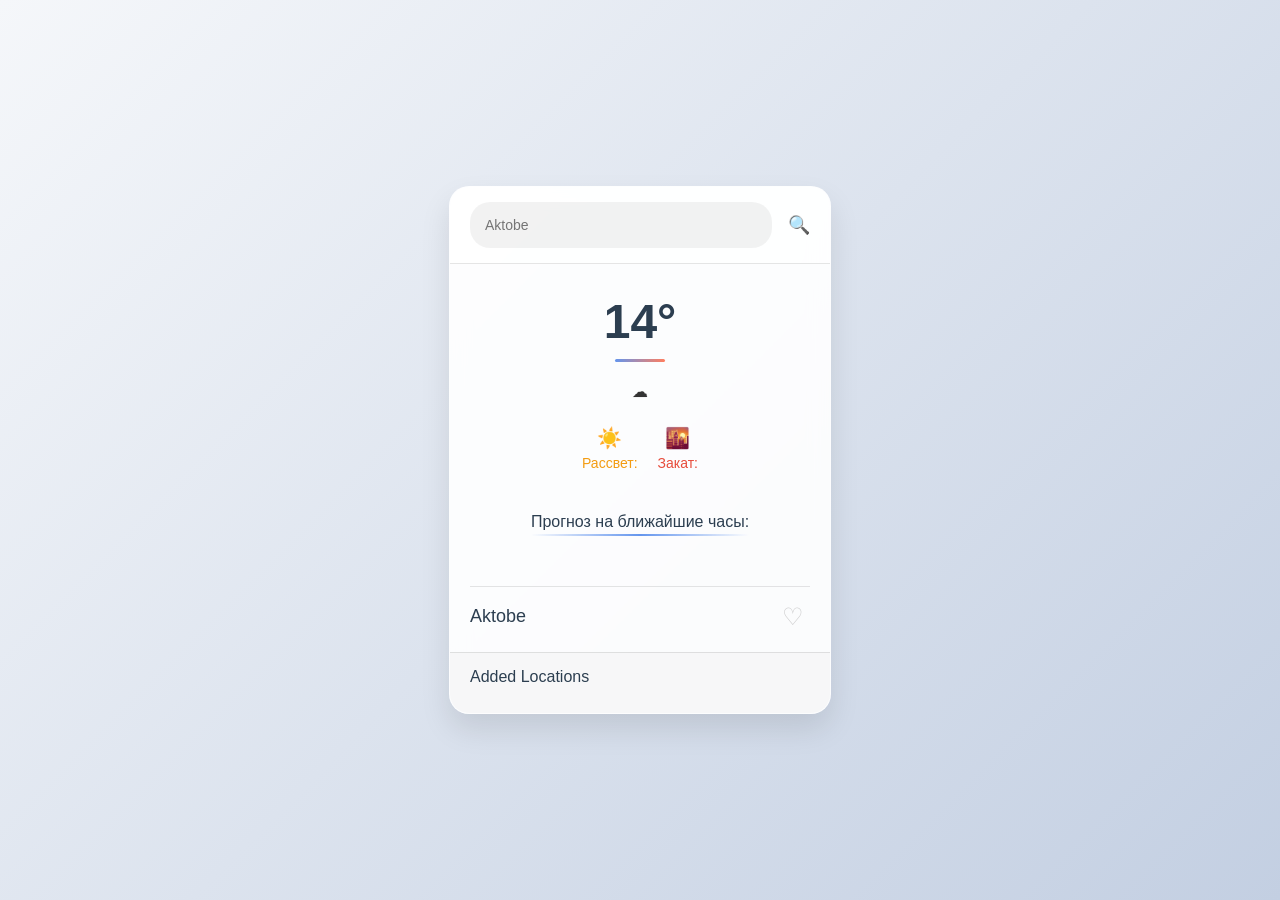
<file: index.html>
<!DOCTYPE html>
<html lang="ru">
<head>
  <meta charset="UTF-8">
  <meta name="viewport" content="width=device-width, initial-scale=1">
  <title>Weather</title>
  <link rel="stylesheet" href="style.css">
</head>
<body>
  <div class='weather-widget'>
    <div class='search-bar'>
      <input id="city-input" placeholder='Aktobe'>
      <span id="search-button">&#128269;</span>
    </div>
    <div class='weather-info'>
      <div class="top-info">
        <div class='temperature'>14°</div>
        <div class='cloud-icon'>&#9729;</div>
        <div class='weather-description'></div>
        <div class="sun-info">
          <div class="sunrise">Рассвет: <span id="sunrise-time"></span></div>
          <div class="sunset">Закат: <span id="sunset-time"></span></div>
        </div>
        <div class="hourly-forecast">
          <h4>Прогноз на ближайшие часы:</h4>
          <div class="forecast-container">
            
          </div>
        </div>        
      </div>
      <div class="bottom-group"> 
        <div class='city-name'>Aktobe</div>
        <button class='favorite' id='heart'>&#9825;</button>
      </div>
    </div>
    <div class='locations-list'>
      <h3>Added Locations</h3>
      <ul>
        <!-- Добавленные города будут отображаться здесь -->
      </ul>
    </div>
  </div>
  <script src='main.js'></script>
</body>
</html>
</file>
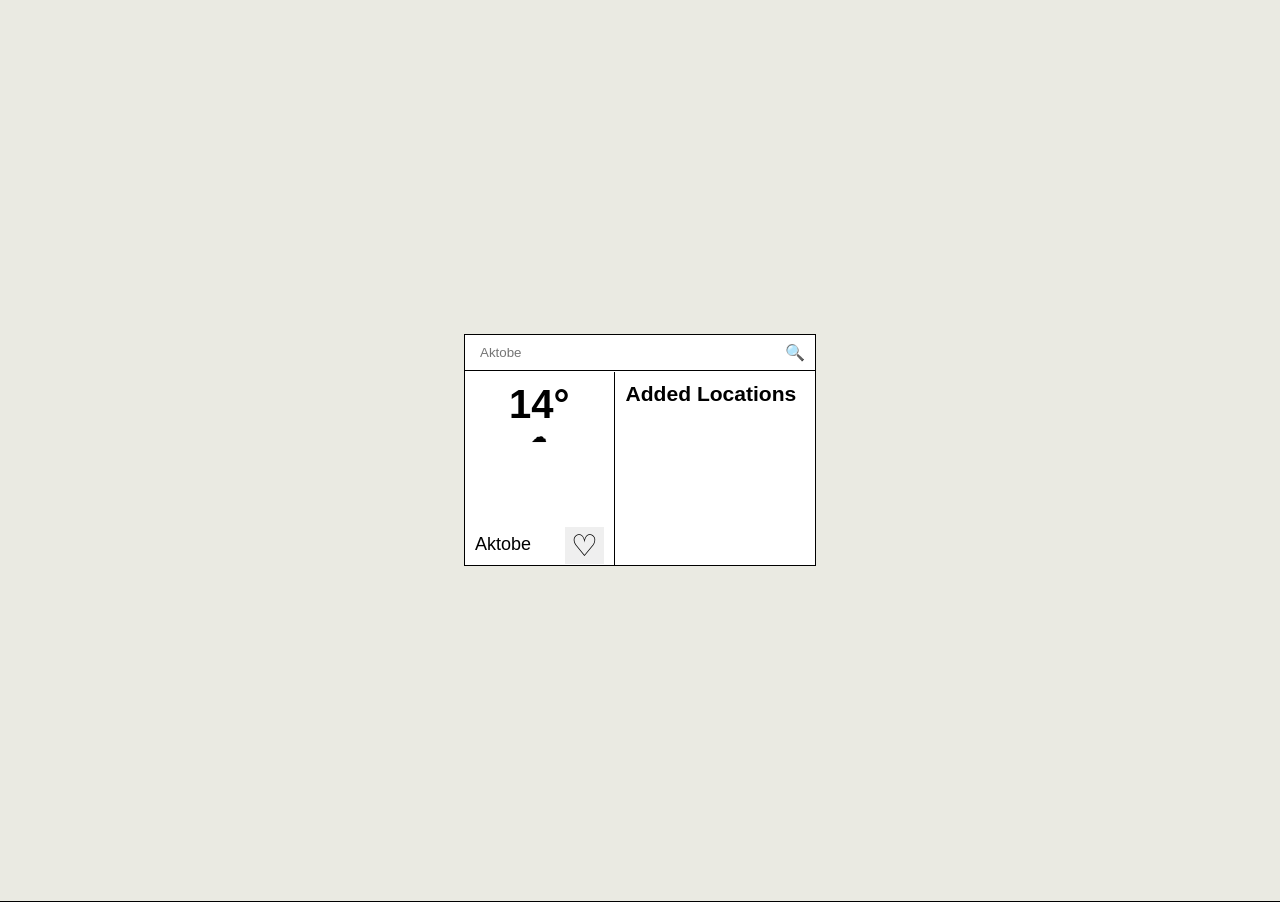
<file: main.html>
<!DOCTYPE html>
<html lang="ru">
<head>
  <meta charset="UTF-8">
  <meta name="viewport" content="width=device-width,initial-scale=1">
  <title>Weather</title>
  <link rel="stylesheet" href="main.css">
</head>
<body>
  <div class='weather-widget'>
    <div class='search-bar'>
      <input id="city-input" placeholder='Aktobe'>
      <span id="search-button">&#128269;</span>
    </div>
    <div class='weather-info'>
      <div class="top-info">
        <div class='temperature'>14°</div>
        <div class='cloud-icon'>&#9729;</div>
        <div class='weather-description'></div>
      </div>
      <div class="bottom-group"> 
        <div class='city-name'>Aktobe</div>
        <button class='favorite' id='heart'>&#9825;</button>
      </div>
    </div>
    <div class='locations-list'>
      <h3>Added Locations</h3>
      <ul>
        
      </ul>
    </div>
  </div>
  <script src='main.js'></script>
</body>
</html>
</file>
<file: style.css>
body {
  font-family: 'Segoe UI', Tahoma, Geneva, Verdana, sans-serif;
  background: linear-gradient(135deg, #f5f7fa 0%, #c3cfe2 100%);
  display: flex;
  justify-content: center;
  align-items: center;
  height: 100vh;
  margin: 0;
  color: #333;
}

.weather-widget {
  background: rgba(255, 255, 255, 0.9);
  border-radius: 20px;
  width: 380px;
  max-height: 90vh;
  min-height: 230px;
  display: flex;
  flex-direction: column;
  overflow: hidden;
  box-shadow: 0 15px 30px rgba(0, 0, 0, 0.1);
  backdrop-filter: blur(10px);
  border: 1px solid rgba(255, 255, 255, 0.3);
  transition: all 0.3s ease;
}

.weather-widget:hover {
  transform: translateY(-5px);
  box-shadow: 0 20px 40px rgba(0, 0, 0, 0.15);
}

.search-bar {
  display: flex;
  justify-content: space-between;
  align-items: center;
  padding: 15px 20px;
  background: rgba(255, 255, 255, 0.7);
  border-bottom: 1px solid rgba(0, 0, 0, 0.1);
}

.search-bar input {
  width: 80%;
  height: 30px;
  border: none;
  padding: 8px 15px;
  border-radius: 20px;
  background: rgba(0, 0, 0, 0.05);
  font-size: 14px;
  transition: all 0.3s;
}

.search-bar input:focus {
  outline: none;
  background: rgba(0, 0, 0, 0.08);
  box-shadow: 0 0 0 2px rgba(100, 149, 237, 0.3);
}

.search-bar span {
  cursor: pointer;
  font-size: 18px;
  color: #555;
  transition: transform 0.3s;
}

.search-bar span:hover {
  transform: scale(1.1);
  color: #6495ed;
}

.weather-info {
  padding: 20px;
  display: flex;
  flex-direction: column;
  align-items: center;
  flex-grow: 1;
  overflow-y: auto;
}

.top-info {
  display: flex;
  flex-direction: column;
  align-items: center;
  width: 100%;
}

.weather-info .temperature {
  font-size: 48px;
  font-weight: 600;
  margin: 10px 0;
  color: #2c3e50;
  position: relative;
}

.weather-info .temperature::after {
  content: '';
  display: block;
  width: 50px;
  height: 3px;
  background: linear-gradient(90deg, #6495ed, #ff7e5f);
  margin: 10px auto;
  border-radius: 3px;
}

.weather-info .cloud-icon img {
  height: 60px;
  width: 60px;
  filter: drop-shadow(0 2px 4px rgba(0, 0, 0, 0.1));
}

.weather-info .weather-description {
  font-size: 14px;
  margin: 5px 0;
  text-transform: capitalize;
  color: #7f8c8d;
}

.bottom-group {
  display: flex;
  justify-content: space-between;
  align-items: center;
  width: 100%;
  margin-top: 20px;
  padding-top: 15px;
  border-top: 1px solid rgba(0, 0, 0, 0.1);
}

.weather-info .city-name {
  font-size: 18px;
  font-weight: 500;
  color: #2c3e50;
}

.weather-info .favorite {
  font-size: 24px;
  border: none;
  background: none;
  cursor: pointer;
  color: #ccc;
  transition: all 0.3s;
}

.weather-info .favorite:hover {
  transform: scale(1.1);
}

.weather-info .favorite.active {
  color: #ff4757;
}

.locations-list {
  padding: 15px 20px;
  font-size: 14px;
  display: flex;
  flex-direction: column;
  overflow-y: auto;
  max-height: 150px;
  background: rgba(245, 245, 245, 0.7);
  border-top: 1px solid rgba(0, 0, 0, 0.1);
}

.locations-list h3 {
  margin: 0 0 12px 0;
  font-size: 16px;
  color: #2c3e50;
  font-weight: 500;
}

.locations-list ul {
  list-style: none;
  padding: 0;
  margin: 0;
  display: flex;
  flex-direction: column;
  gap: 8px;
}

.locations-list ul li {
  display: flex;
  justify-content: space-between;
  align-items: center;
  padding: 8px 12px;
  background: rgba(255, 255, 255, 0.8);
  border-radius: 8px;
  cursor: pointer;
  transition: all 0.2s;
  box-shadow: 0 2px 4px rgba(0, 0, 0, 0.05);
}

.locations-list ul li:hover {
  background: rgba(100, 149, 237, 0.1);
  transform: translateX(5px);
}

.locations-list ul li button {
  background: none;
  border: none;
  color: #ff6b81;
  cursor: pointer;
  font-weight: bold;
  padding: 2px 6px;
  border-radius: 4px;
  transition: all 0.2s;
}

.locations-list ul li button:hover {
  background: rgba(255, 107, 129, 0.1);
}

.sun-info {
  margin-top: 15px;
  font-size: 14px;
  text-align: center;
  display: flex;
  gap: 20px;
}

.sun-info .sunrise,
.sun-info .sunset {
  margin: 0;
  font-size: 14px;
  display: flex;
  flex-direction: column;
  align-items: center;
}

.sun-info .sunrise::before {
  content: '☀️';
  font-size: 20px;
  margin-bottom: 5px;
}

.sun-info .sunset::before {
  content: '🌇';
  font-size: 20px;
  margin-bottom: 5px;
}

.sun-info .sunrise {
  color: #f39c12;
}

.sun-info .sunset {
  color: #e74c3c;
}

.hourly-forecast {
  margin-top: 20px;
  font-size: 16px;
  display: flex;
  flex-direction: column;
  align-items: center;
  width: 100%;
}

.hourly-forecast h4 {
  font-size: 16px;
  margin-bottom: 15px;
  color: #2c3e50;
  font-weight: 500;
  position: relative;
  display: inline-block;
}

.hourly-forecast h4::after {
  content: '';
  position: absolute;
  bottom: -5px;
  left: 0;
  width: 100%;
  height: 2px;
  background: linear-gradient(90deg, transparent, #6495ed, transparent);
}

.hourly-forecast .forecast-container {
  display: flex;
  gap: 12px;
  justify-content: center;
  width: 100%;
  overflow-x: auto;
  padding: 10px 5px;
}

.hourly-forecast .forecast-item {
  display: flex;
  flex-direction: column;
  align-items: center;
  text-align: center;
  min-width: 80px;
  padding: 12px;
  background: rgba(255, 255, 255, 0.8);
  border-radius: 12px;
  box-shadow: 0 4px 8px rgba(0, 0, 0, 0.05);
  transition: all 0.3s;
}

.hourly-forecast .forecast-item:hover {
  transform: translateY(-5px);
  box-shadow: 0 8px 15px rgba(0, 0, 0, 0.1);
}

.hourly-forecast .forecast-item img {
  width: 40px;
  height: 40px;
  margin-bottom: 8px;
}

.hourly-forecast .forecast-item .time {
  font-size: 14px;
  margin-bottom: 8px;
  font-weight: 500;
  color: #2c3e50;
}

.hourly-forecast .forecast-item .temperature {
  font-size: 18px;
  font-weight: bold;
  margin-bottom: 5px;
  color: #3498db;
}

.hourly-forecast .forecast-item .feels-like {
  font-size: 12px;
  color: #7f8c8d;
}

/* Анимации */
@keyframes fadeIn {
  from { opacity: 0; transform: translateY(10px); }
  to { opacity: 1; transform: translateY(0); }
}

.weather-info > * {
  animation: fadeIn 0.5s ease-out forwards;
}

/* Кастомный скроллбар */
::-webkit-scrollbar {
  width: 8px;
  height: 8px;
}

::-webkit-scrollbar-track {
  background: rgba(0, 0, 0, 0.05);
  border-radius: 10px;
}

::-webkit-scrollbar-thumb {
  background: rgba(100, 149, 237, 0.5);
  border-radius: 10px;
}

::-webkit-scrollbar-thumb:hover {
  background: rgba(100, 149, 237, 0.7);
}
</file>
<file: main.css>
body {
  font-family: Arial, sans-serif;
  background-color: rgb(234, 234, 226);
  display: flex;
  justify-content: center;
  align-items: center;
  height: 100vh;
  margin: 0;
}

.weather-widget {
  background-color: white;
  border: 1px solid black;
  width: 350px;
  height: 230px;
  display: grid;
  grid-template-columns: 1.5fr 2fr;
  grid-template-rows: auto 1fr;
  grid-gap: 1px;
}

.search-bar {
  grid-column: span 2;
  display: flex;
  justify-content: space-between;
  align-items: center;
  border-bottom: 1px solid black;
  padding: 0 10px;
}

.search-bar input {
  width: 90%;
  height: 25px;
  border: none;
  padding: 5px;
}

.search-bar input:focus {
  outline: none;
}

.search-bar span {
  cursor: pointer;
}

.weather-info {
  padding: 10px;
  display: flex;
  flex-direction: column;
  border-right: 1px solid black;
  height: auto;
  box-sizing: border-box;  /*  padding и border  не влияют на общую высоту */
}

.top-info {
  display: flex;
  flex-direction: column;
  align-items: center;
  flex-grow: 1;  /* Растягиваем, чтобы заполнить доступное пространство */
}

.weather-info .temperature {
  font-size: 40px;
  font-weight: bold;
}

.weather-info img {
  height: 50px;
  width: auto;
}

.weather-info .cloud-icon {
  /* Убираем margin: auto 0, центрирование через flexbox */
}

.weather-info .weather-description {
  font-size: 16px;
  margin-top: 5px;
}

.bottom-group {
  display: flex;
  justify-content: space-between;
  align-items: flex-end;
  width: 100%;
}

.weather-info .city-name {
  font-size: 18px;
}

.weather-info .favorite {
  font-size: 30px;
  position: relative;
  bottom: -9px;  /* Положение сердечка относительно текста названия города */
  border: none;
}

.locations-list {
  padding: 10px;
  font-size: 18px;
  display: flex;
  flex-direction: column;
  overflow-y: auto;
  flex-grow: 1;
  box-sizing: border-box;
  
  
}

.locations-list h3 {
  margin: 0 0 15px 0;
}

.locations-list::after {
  content: '';
  position: absolute;
  top: calc(100% + 1px); /* Позиционируем линию под .weather-info */
  left: 0;
  width: 100%;
  height: 1px;
  background-color: black;
}

.locations-list ul {
  list-style: none;
  padding: 0;
  margin: 0;
  display: flex;
  flex-direction: column;
}

.locations-list ul li {
  margin-bottom: 5px;
}

.locations-list ul li + li { /*  + выбирает все li, которые идут после другого li  */
  margin-top: 5px; 
}

.locations-list ul li {
  margin-bottom: 0; /* Убираем нижний отступ */
}
</file>
